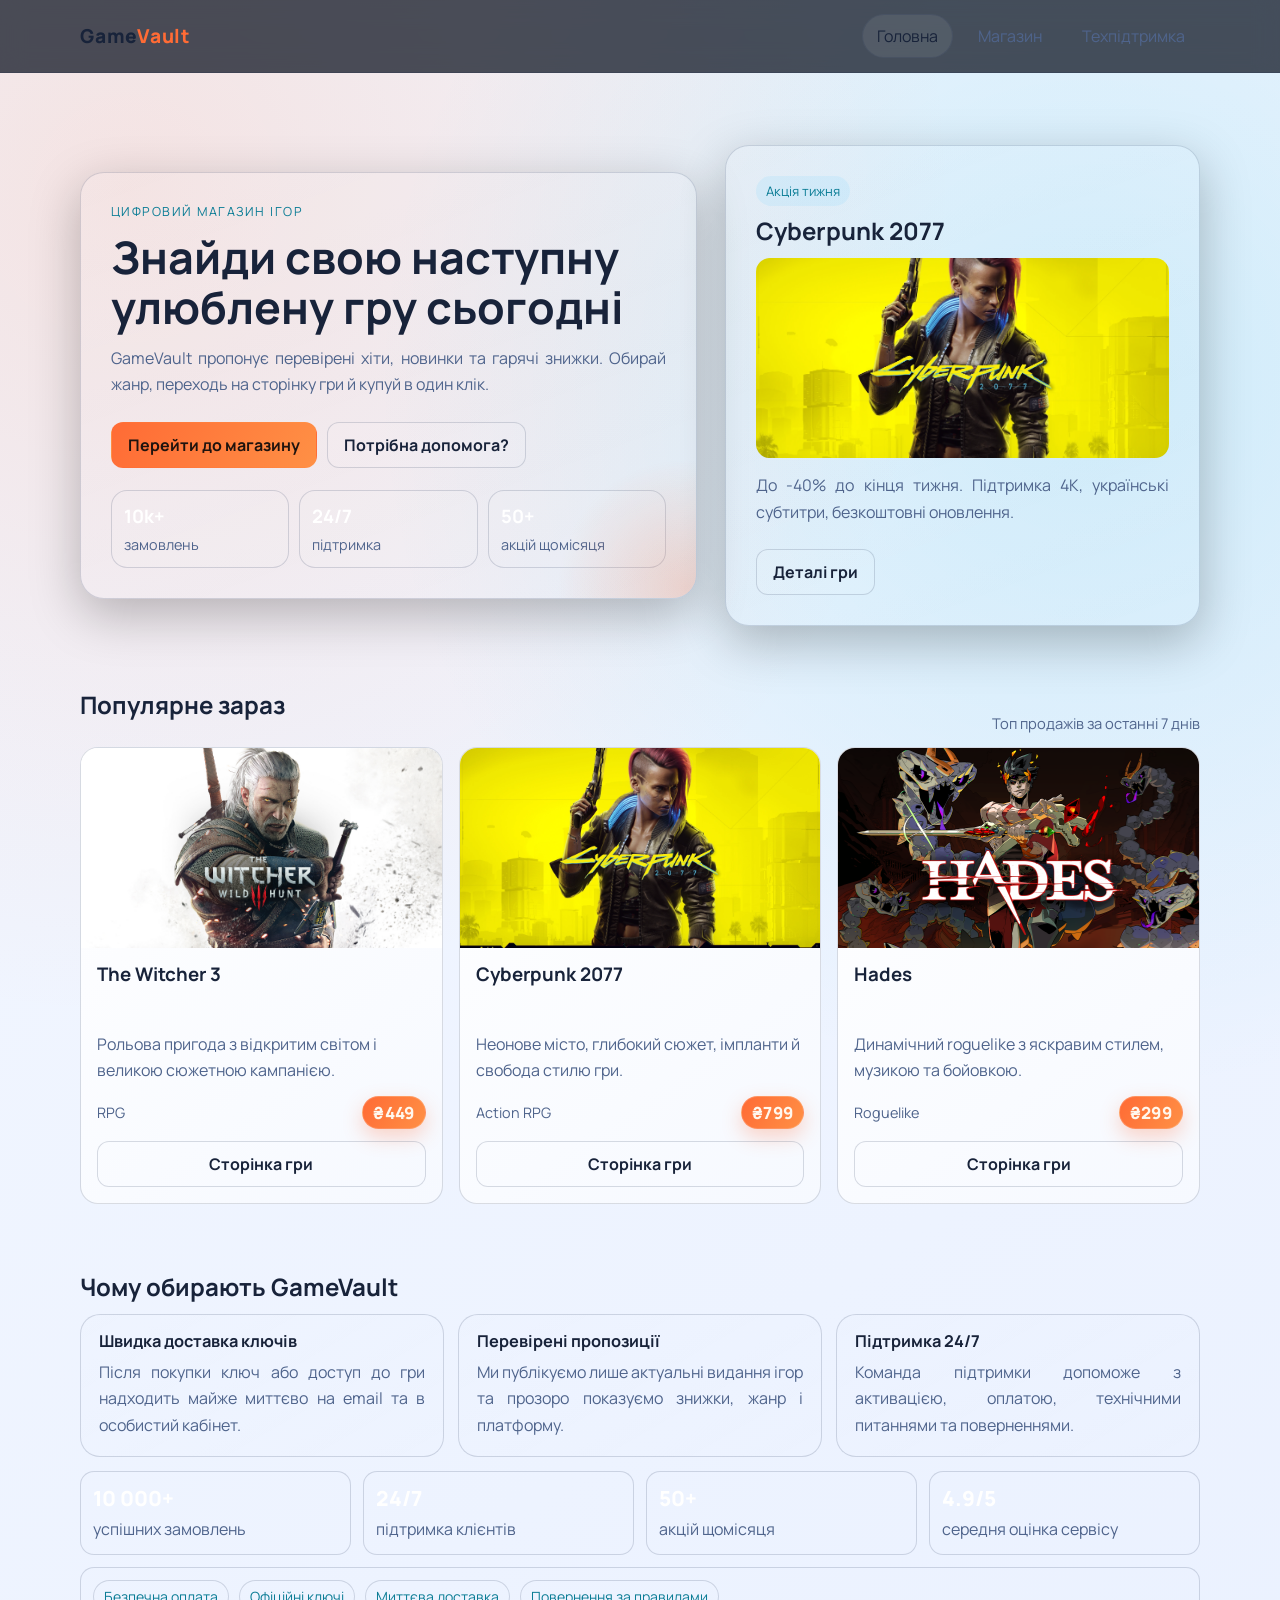
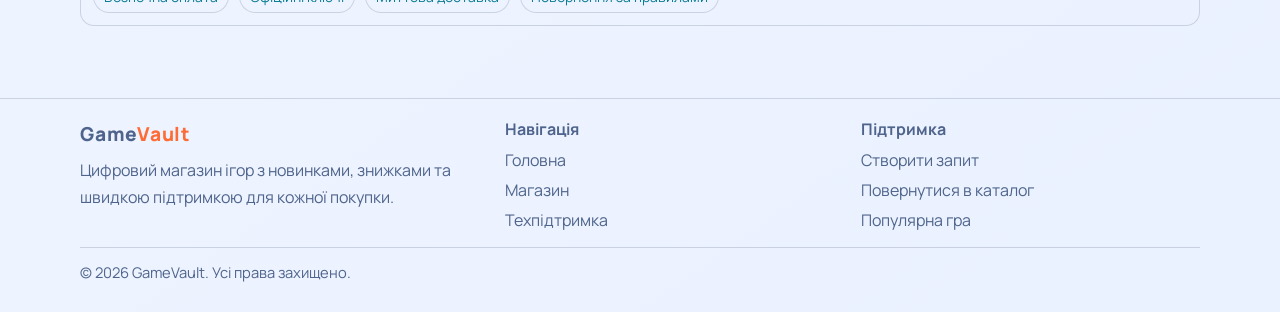
<file: index.html>
<!DOCTYPE html>
<html lang="uk">
<head>
    <meta charset="UTF-8">
    <meta name="viewport" content="width=device-width, initial-scale=1.0">
    <title>GameVault - Головна</title>
    <link rel="preconnect" href="https://fonts.googleapis.com">
    <link rel="preconnect" href="https://fonts.gstatic.com" crossorigin>
    <link href="https://fonts.googleapis.com/css2?family=Manrope:wght@400;600;700;800&display=swap" rel="stylesheet">
    <link rel="stylesheet" href="styles.css">
</head>
<body>
    <a class="skip-link" href="#main-content">Перейти до контенту</a>
    <header class="site-header">
        <div class="container nav">
            <a class="brand" href="index.html">Game<span>Vault</span></a>
            <nav class="nav-links">
                <a class="active" href="index.html">Головна</a>
                <a href="shop.html">Магазин</a>
                <a href="support.html">Техпідтримка</a>
            </nav>
        </div>
    </header>

    <main id="main-content" class="container">
        <section class="hero fade-in">
            <article class="hero-card">
                <div class="kicker">Цифровий магазин ігор</div>
                <h1>Знайди свою наступну улюблену гру сьогодні</h1>
                <p>GameVault пропонує перевірені хіти, новинки та гарячі знижки. Обирай жанр, переходь на сторінку гри й купуй в один клік.</p>
                <div class="button-row">
                    <a class="btn primary" href="shop.html">Перейти до магазину</a>
                    <a class="btn secondary" href="support.html">Потрібна допомога?</a>
                </div>
                <div class="hero-stats">
                    <div class="hero-stat">
                        <strong>10k+</strong>
                        <span>замовлень</span>
                    </div>
                    <div class="hero-stat">
                        <strong>24/7</strong>
                        <span>підтримка</span>
                    </div>
                    <div class="hero-stat">
                        <strong>50+</strong>
                        <span>акцій щомісяця</span>
                    </div>
                </div>
            </article>

            <aside class="panel">
                <div class="badge">Акція тижня</div>
                <h2>Cyberpunk 2077</h2>
                <div class="game-cover" style="background-image: url('img/imgforCard/cyberpunk2077.webp'); border-radius: 14px; margin-bottom: 14px;"></div>
                <p>До -40% до кінця тижня. Підтримка 4K, українські субтитри, безкоштовні оновлення.</p>
                <div class="button-row">
                    <a class="btn secondary" href="games/cyberpunk-2077.html">Деталі гри</a>
                </div>
            </aside>
        </section>

        <section class="section fade-in">
            <div class="section-head">
                <h2>Популярне зараз</h2>
                <span class="section-note">Топ продажів за останні 7 днів</span>
            </div>
            <div class="grid">
                <article class="game-card">
                    <div class="game-cover" style="background-image: url('img/imgforCard/witcher3.jpg');"></div>
                    <div class="game-content">
                        <h3>The Witcher 3</h3>
                        <p>Рольова пригода з відкритим світом і великою сюжетною кампанією.</p>
                        <div class="meta"><span>RPG</span><span class="price">₴449</span></div>
                        <a class="btn secondary" href="games/the-witcher-3.html">Сторінка гри</a>
                    </div>
                </article>

                <article class="game-card">
                    <div class="game-cover" style="background-image: url('img/imgforCard/cyberpunk2077.webp');"></div>
                    <div class="game-content">
                        <h3>Cyberpunk 2077</h3>
                        <p>Неонове місто, глибокий сюжет, імпланти й свобода стилю гри.</p>
                        <div class="meta"><span>Action RPG</span><span class="price">₴799</span></div>
                        <a class="btn secondary" href="games/cyberpunk-2077.html">Сторінка гри</a>
                    </div>
                </article>

                <article class="game-card">
                    <div class="game-cover" style="background-image: url('img/imgforCard/hades.png');"></div>
                    <div class="game-content">
                        <h3>Hades</h3>
                        <p>Динамічний roguelike з яскравим стилем, музикою та бойовкою.</p>
                        <div class="meta"><span>Roguelike</span><span class="price">₴299</span></div>
                        <a class="btn secondary" href="games/hades.html">Сторінка гри</a>
                    </div>
                </article>
            </div>
        </section>

        <section class="section fade-in">
            <h2>Чому обирають GameVault</h2>
            <div class="features-grid">
                <article class="surface">
                    <h3 class="feature-title">Швидка доставка ключів</h3>
                    <p>Після покупки ключ або доступ до гри надходить майже миттєво на email та в особистий кабінет.</p>
                </article>
                <article class="surface">
                    <h3 class="feature-title">Перевірені пропозиції</h3>
                    <p>Ми публікуємо лише актуальні видання ігор та прозоро показуємо знижки, жанр і платформу.</p>
                </article>
                <article class="surface">
                    <h3 class="feature-title">Підтримка 24/7</h3>
                    <p>Команда підтримки допоможе з активацією, оплатою, технічними питаннями та поверненнями.</p>
                </article>
            </div>
            <div class="stats-grid">
                <article class="stat-card">
                    <div class="stat-value">10 000+</div>
                    <p>успішних замовлень</p>
                </article>
                <article class="stat-card">
                    <div class="stat-value">24/7</div>
                    <p>підтримка клієнтів</p>
                </article>
                <article class="stat-card">
                    <div class="stat-value">50+</div>
                    <p>акцій щомісяця</p>
                </article>
                <article class="stat-card">
                    <div class="stat-value">4.9/5</div>
                    <p>середня оцінка сервісу</p>
                </article>
            </div>
            <div class="trust-strip" aria-label="Переваги сервісу">
                <span class="trust-item">Безпечна оплата</span>
                <span class="trust-item">Офіційні ключі</span>
                <span class="trust-item">Миттєва доставка</span>
                <span class="trust-item">Повернення за правилами</span>
            </div>
        </section>
    </main>

    <footer class="site-footer">
        <div class="container footer-grid">
            <div>
                <a class="brand" href="index.html">Game<span>Vault</span></a>
                <p style="margin-top: 10px;">Цифровий магазин ігор з новинками, знижками та швидкою підтримкою для кожної покупки.</p>
            </div>
            <div>
                <h3>Навігація</h3>
                <div class="footer-links">
                    <a href="index.html">Головна</a>
                    <a href="shop.html">Магазин</a>
                    <a href="support.html">Техпідтримка</a>
                </div>
            </div>
            <div>
                <h3>Підтримка</h3>
                <div class="footer-links">
                    <a href="support.html">Створити запит</a>
                    <a href="shop.html">Повернутися в каталог</a>
                    <a href="games/the-witcher-3.html">Популярна гра</a>
                </div>
            </div>
        </div>
        <div class="container footer-bottom">© 2026 GameVault. Усі права захищено.</div>
    </footer>
</body>
</html>
</file>
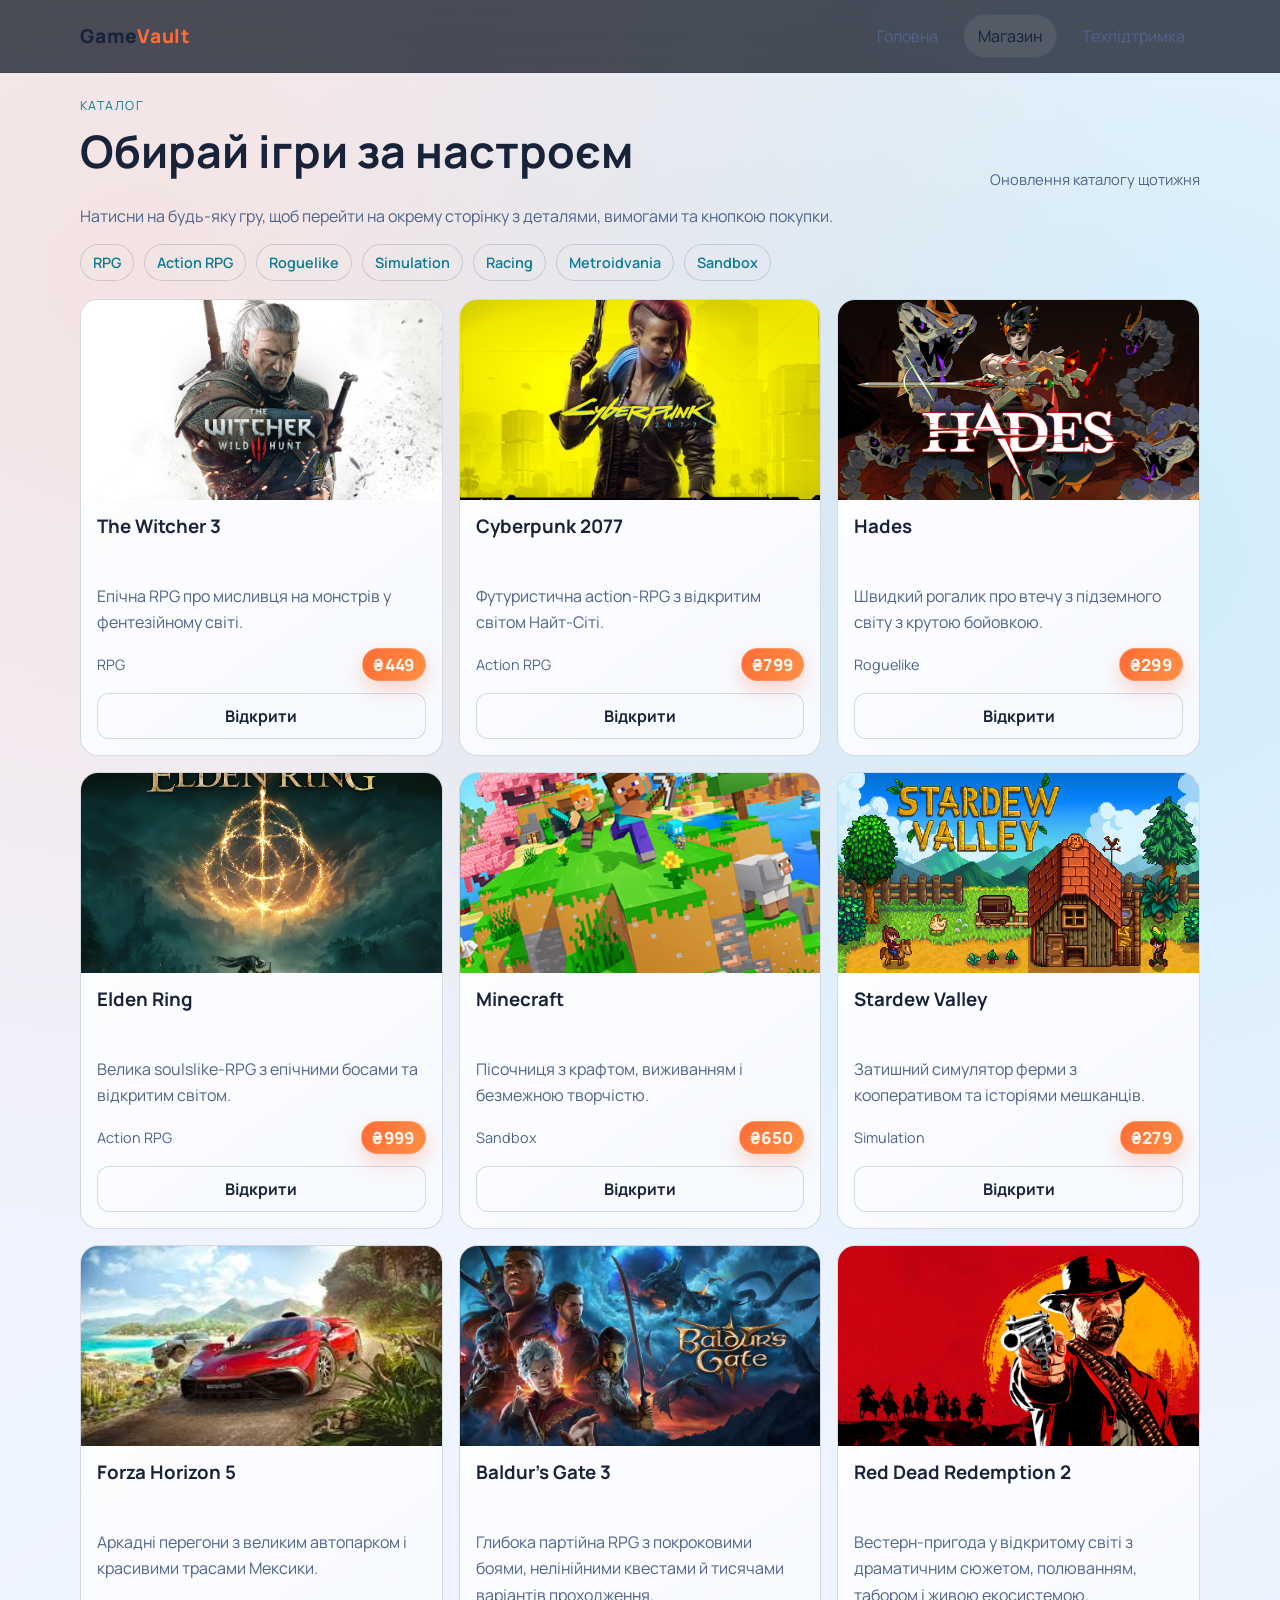
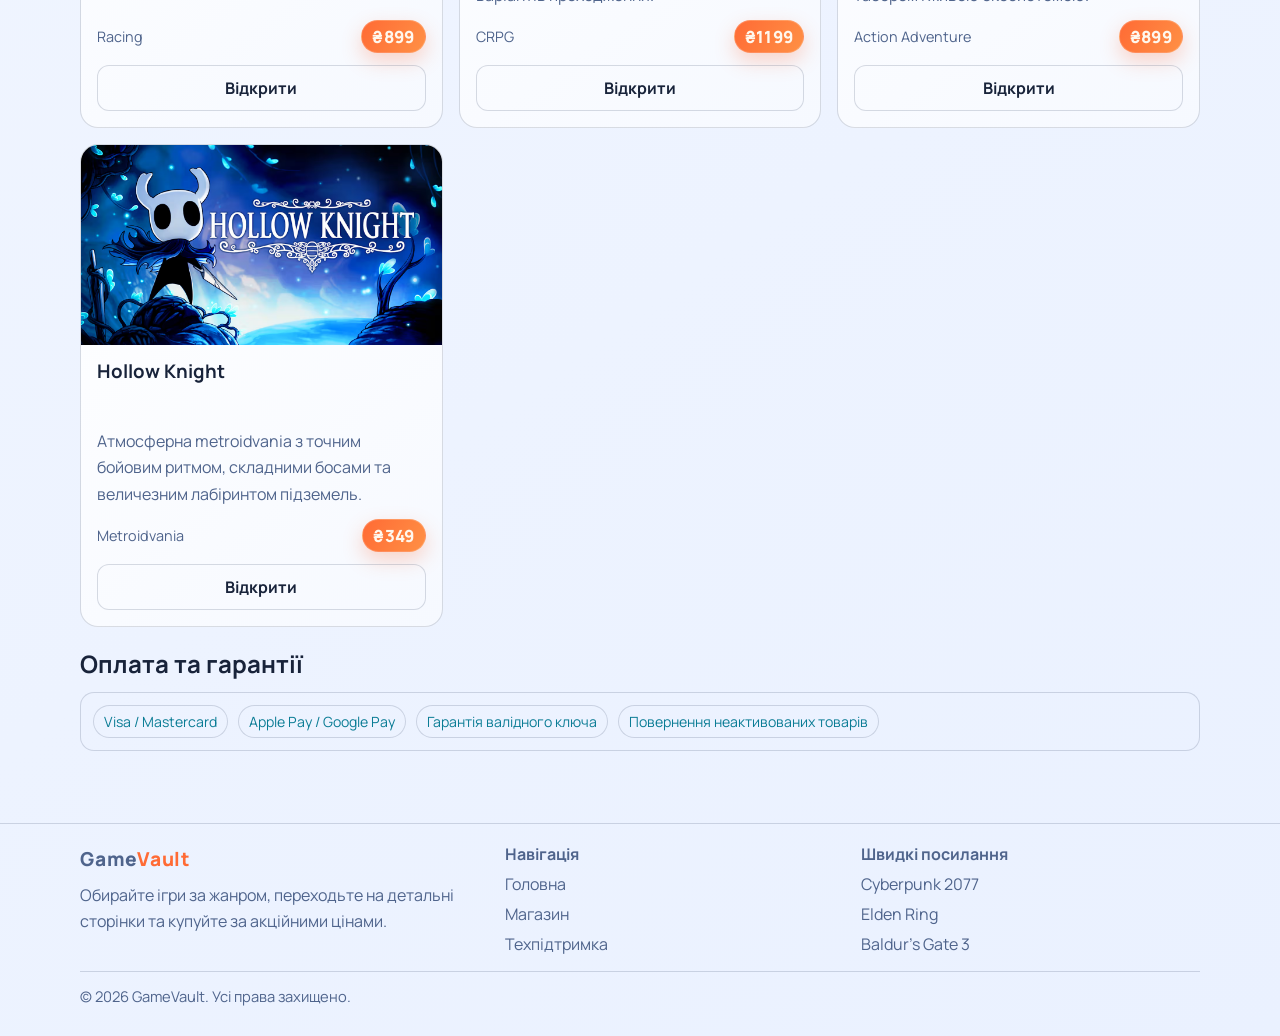
<file: shop.html>
<!DOCTYPE html>
<html lang="uk">
<head>
  <meta charset="UTF-8">
  <meta name="viewport" content="width=device-width, initial-scale=1.0">
  <title>GameVault - Магазин</title>
  <link rel="preconnect" href="https://fonts.googleapis.com">
  <link rel="preconnect" href="https://fonts.gstatic.com" crossorigin>
  <link href="https://fonts.googleapis.com/css2?family=Manrope:wght@400;600;700;800&display=swap" rel="stylesheet">
  <link rel="stylesheet" href="styles.css">
</head>
<body>
  <a class="skip-link" href="#main-content">Перейти до контенту</a>
  <header class="site-header">
    <div class="container nav">
      <a class="brand" href="index.html">Game<span>Vault</span></a>
      <nav class="nav-links">
        <a href="index.html">Головна</a>
        <a class="active" href="shop.html">Магазин</a>
        <a href="support.html">Техпідтримка</a>
      </nav>
    </div>
  </header>

  <main id="main-content" class="container section fade-in">
    <div class="kicker">Каталог</div>
    <div class="section-head">
      <h1>Обирай ігри за настроєм</h1>
      <span class="section-note">Оновлення каталогу щотижня</span>
    </div>
    <p>Натисни на будь-яку гру, щоб перейти на окрему сторінку з деталями, вимогами та кнопкою покупки.</p>

    <div class="category-row" aria-label="Категорії">
      <span class="category-pill">RPG</span>
      <span class="category-pill">Action RPG</span>
      <span class="category-pill">Roguelike</span>
      <span class="category-pill">Simulation</span>
      <span class="category-pill">Racing</span>
      <span class="category-pill">Metroidvania</span>
      <span class="category-pill">Sandbox</span>
    </div>

    <div class="grid" style="margin-top: 18px;">
      <article class="game-card">
        <div class="game-cover" style="background-image: url('img/imgforCard/witcher3.jpg');"></div>
        <div class="game-content">
          <h3>The Witcher 3</h3>
          <p>Епічна RPG про мисливця на монстрів у фентезійному світі.</p>
          <div class="meta"><span>RPG</span><span class="price">₴449</span></div>
          <a class="btn secondary" href="games/the-witcher-3.html">Відкрити</a>
        </div>
      </article>

      <article class="game-card">
        <div class="game-cover" style="background-image: url('img/imgforCard/cyberpunk2077.webp');"></div>
        <div class="game-content">
          <h3>Cyberpunk 2077</h3>
          <p>Футуристична action-RPG з відкритим світом Найт-Сіті.</p>
          <div class="meta"><span>Action RPG</span><span class="price">₴799</span></div>
          <a class="btn secondary" href="games/cyberpunk-2077.html">Відкрити</a>
        </div>
      </article>

      <article class="game-card">
        <div class="game-cover" style="background-image: url('img/imgforCard/hades.png');"></div>
        <div class="game-content">
          <h3>Hades</h3>
          <p>Швидкий рогалик про втечу з підземного світу з крутою бойовкою.</p>
          <div class="meta"><span>Roguelike</span><span class="price">₴299</span></div>
          <a class="btn secondary" href="games/hades.html">Відкрити</a>
        </div>
      </article>

      <article class="game-card">
        <div class="game-cover" style="background-image: url('img/imgforCard/eldenring.avif');"></div>
        <div class="game-content">
          <h3>Elden Ring</h3>
          <p>Велика soulslike-RPG з епічними босами та відкритим світом.</p>
          <div class="meta"><span>Action RPG</span><span class="price">₴999</span></div>
          <a class="btn secondary" href="games/elden-ring.html">Відкрити</a>
        </div>
      </article>

      <article class="game-card">
        <div class="game-cover" style="background-image: url('img/imgforCard/minecraft.avif');"></div>
        <div class="game-content">
          <h3>Minecraft</h3>
          <p>Пісочниця з крафтом, виживанням і безмежною творчістю.</p>
          <div class="meta"><span>Sandbox</span><span class="price">₴650</span></div>
          <a class="btn secondary" href="games/minecraft.html">Відкрити</a>
        </div>
      </article>

      <article class="game-card">
        <div class="game-cover" style="background-image: url('img/imgforCard/starwdew.jpg');"></div>
        <div class="game-content">
          <h3>Stardew Valley</h3>
          <p>Затишний симулятор ферми з кооперативом та історіями мешканців.</p>
          <div class="meta"><span>Simulation</span><span class="price">₴279</span></div>
          <a class="btn secondary" href="games/stardew-valley.html">Відкрити</a>
        </div>
      </article>

      <article class="game-card">
        <div class="game-cover" style="background-image: url('img/imgforCard/forza5.jpeg');"></div>
        <div class="game-content">
          <h3>Forza Horizon 5</h3>
          <p>Аркадні перегони з великим автопарком і красивими трасами Мексики.</p>
          <div class="meta"><span>Racing</span><span class="price">₴899</span></div>
          <a class="btn secondary" href="games/forza-horizon-5.html">Відкрити</a>
        </div>
      </article>

      <article class="game-card">
        <div class="game-cover" style="background-image: url('img/imgforCard/bg3.webp');"></div>
        <div class="game-content">
          <h3>Baldur's Gate 3</h3>
          <p>Глибока партійна RPG з покроковими боями, нелінійними квестами й тисячами варіантів проходження.</p>
          <div class="meta"><span>CRPG</span><span class="price">₴1199</span></div>
          <a class="btn secondary" href="games/baldurs-gate-3.html">Відкрити</a>
        </div>
      </article>

      <article class="game-card">
        <div class="game-cover" style="background-image: url('img/imgforCard/rdr2.avif');"></div>
        <div class="game-content">
          <h3>Red Dead Redemption 2</h3>
          <p>Вестерн-пригода у відкритому світі з драматичним сюжетом, полюванням, табором і живою екосистемою.</p>
          <div class="meta"><span>Action Adventure</span><span class="price">₴899</span></div>
          <a class="btn secondary" href="games/red-dead-redemption-2.html">Відкрити</a>
        </div>
      </article>

      <article class="game-card">
        <div class="game-cover" style="background-image: url('img/imgforCard/hollowknigt.avif');"></div>
        <div class="game-content">
          <h3>Hollow Knight</h3>
          <p>Атмосферна metroidvania з точним бойовим ритмом, складними босами та величезним лабіринтом підземель.</p>
          <div class="meta"><span>Metroidvania</span><span class="price">₴349</span></div>
          <a class="btn secondary" href="games/hollow-knight.html">Відкрити</a>
        </div>
      </article>
    </div>

    <section class="section" style="padding-bottom: 0;">
      <h2>Оплата та гарантії</h2>
      <div class="trust-strip" aria-label="Оплата та безпека">
        <span class="trust-item">Visa / Mastercard</span>
        <span class="trust-item">Apple Pay / Google Pay</span>
        <span class="trust-item">Гарантія валідного ключа</span>
        <span class="trust-item">Повернення неактивованих товарів</span>
      </div>
    </section>
  </main>

  <footer class="site-footer">
    <div class="container footer-grid">
      <div>
        <a class="brand" href="index.html">Game<span>Vault</span></a>
        <p style="margin-top: 10px;">Обирайте ігри за жанром, переходьте на детальні сторінки та купуйте за акційними цінами.</p>
      </div>
      <div>
        <h3>Навігація</h3>
        <div class="footer-links">
          <a href="index.html">Головна</a>
          <a href="shop.html">Магазин</a>
          <a href="support.html">Техпідтримка</a>
        </div>
      </div>
      <div>
        <h3>Швидкі посилання</h3>
        <div class="footer-links">
          <a href="games/cyberpunk-2077.html">Cyberpunk 2077</a>
          <a href="games/elden-ring.html">Elden Ring</a>
          <a href="games/baldurs-gate-3.html">Baldur's Gate 3</a>
        </div>
      </div>
    </div>
    <div class="container footer-bottom">© 2026 GameVault. Усі права захищено.</div>
  </footer>
</body>
</html>
</file>
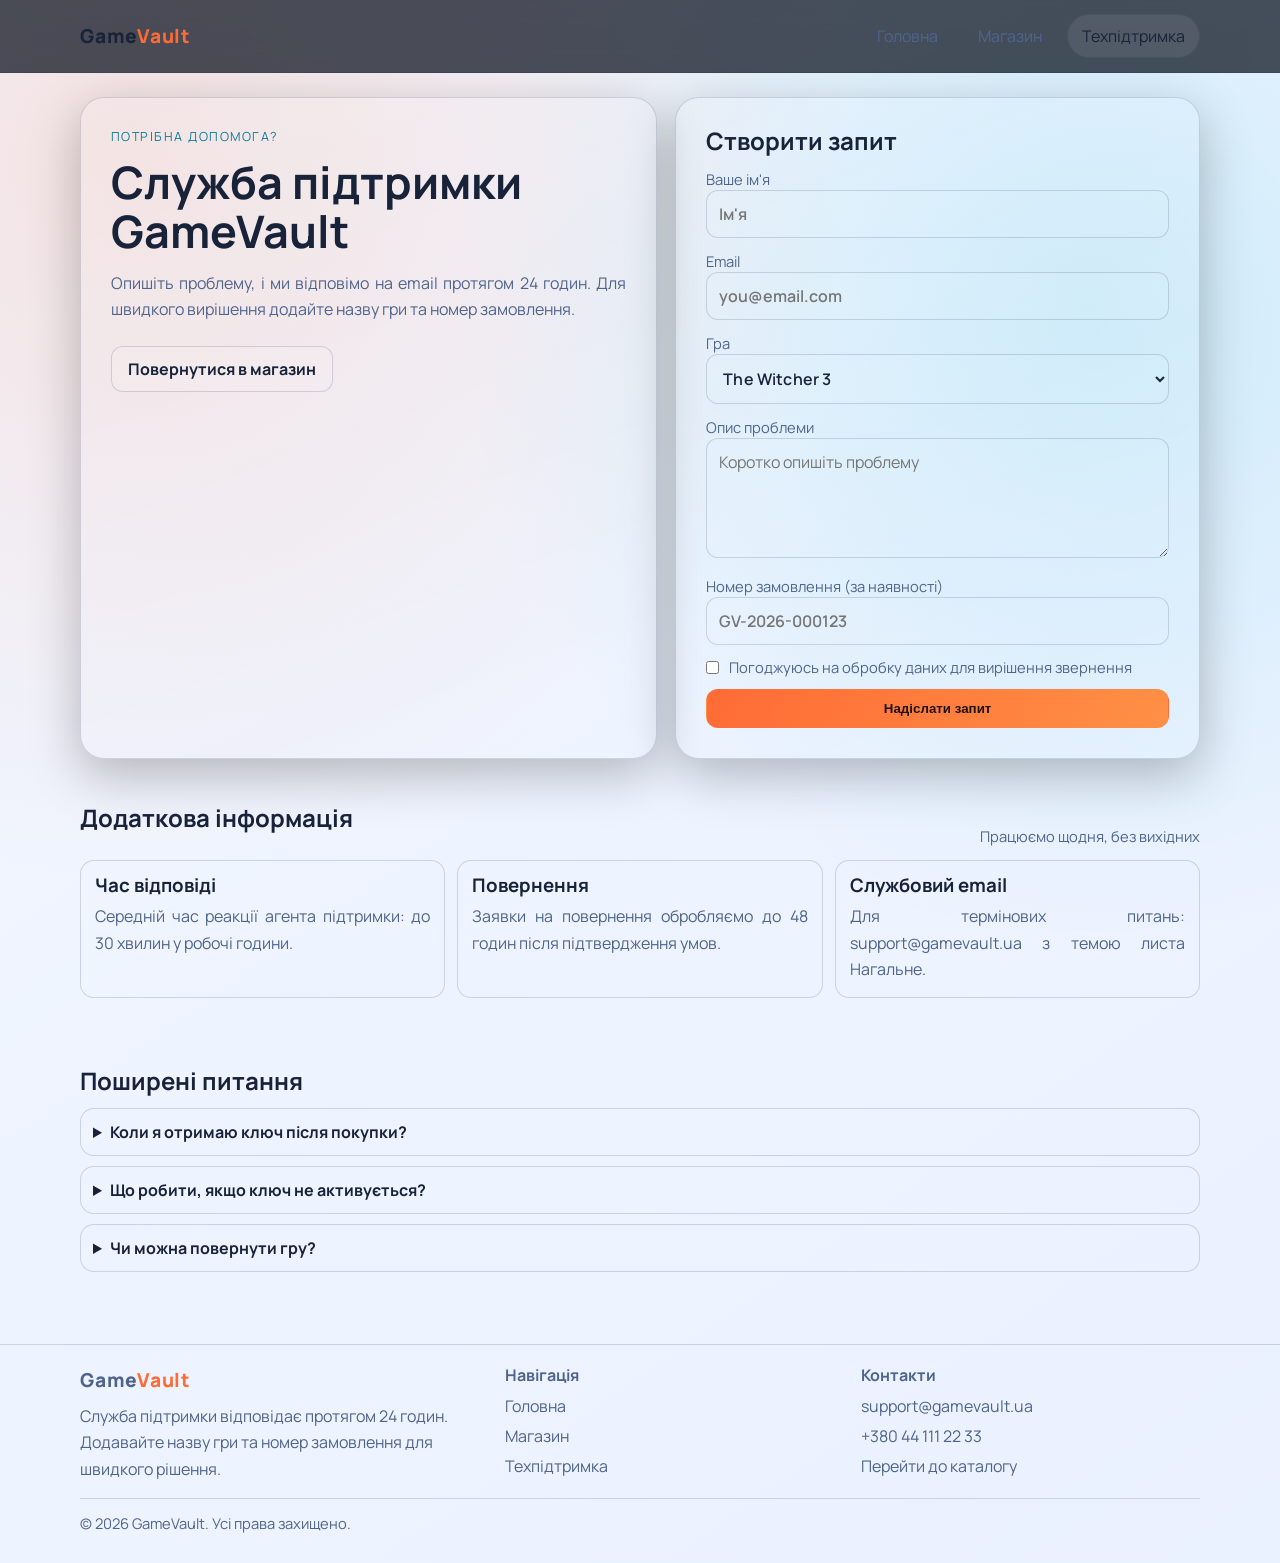
<file: support.html>
<!DOCTYPE html>
<html lang="uk">
<head>
  <meta charset="UTF-8">
  <meta name="viewport" content="width=device-width, initial-scale=1.0">
  <title>GameVault - Техпідтримка</title>
  <link rel="preconnect" href="https://fonts.googleapis.com">
  <link rel="preconnect" href="https://fonts.gstatic.com" crossorigin>
  <link href="https://fonts.googleapis.com/css2?family=Manrope:wght@400;600;700;800&display=swap" rel="stylesheet">
  <link rel="stylesheet" href="styles.css">
</head>
<body>
  <a class="skip-link" href="#main-content">Перейти до контенту</a>
  <header class="site-header">
    <div class="container nav">
      <a class="brand" href="index.html">Game<span>Vault</span></a>
      <nav class="nav-links">
        <a href="index.html">Головна</a>
        <a href="shop.html">Магазин</a>
        <a class="active" href="support.html">Техпідтримка</a>
      </nav>
    </div>
  </header>

  <main id="main-content" class="container section support-layout fade-in">
    <section class="panel">
      <div class="kicker">Потрібна допомога?</div>
      <h1>Служба підтримки GameVault</h1>
      <p>Опишіть проблему, і ми відповімо на email протягом 24 годин. Для швидкого вирішення додайте назву гри та номер замовлення.</p>
      <div class="button-row">
        <a class="btn secondary" href="shop.html">Повернутися в магазин</a>
      </div>
    </section>

    <section class="panel">
      <h2>Створити запит</h2>
      <form class="form" action="#" method="post">
        <div>
          <label for="name">Ваше ім'я</label>
          <input id="name" name="name" type="text" placeholder="Ім'я" required>
        </div>
        <div>
          <label for="email">Email</label>
          <input id="email" name="email" type="email" placeholder="you@email.com" required>
        </div>
        <div>
          <label for="game">Гра</label>
          <select id="game" name="game">
            <option>The Witcher 3</option>
            <option>Cyberpunk 2077</option>
            <option>Hades</option>
            <option>Elden Ring</option>
            <option>Minecraft</option>
            <option>Stardew Valley</option>
            <option>Forza Horizon 5</option>
            <option>Baldur's Gate 3</option>
            <option>Red Dead Redemption 2</option>
            <option>Hollow Knight</option>
            <option>Інше</option>
          </select>
        </div>
        <div>
          <label for="message">Опис проблеми</label>
          <textarea id="message" name="message" placeholder="Коротко опишіть проблему" required></textarea>
        </div>
        <div>
          <label for="order">Номер замовлення (за наявності)</label>
          <input id="order" name="order" type="text" placeholder="GV-2026-000123" pattern="[A-Za-z0-9\-]{6,}">
        </div>
        <label class="check-row" for="consent">
          <input id="consent" name="consent" type="checkbox" required>
          Погоджуюсь на обробку даних для вирішення звернення
        </label>
        <button class="btn primary" type="submit">Надіслати запит</button>
      </form>
    </section>
  </main>

  <section class="container section fade-in" style="padding-top: 0;">
    <div class="section-head">
      <h2>Додаткова інформація</h2>
      <span class="section-note">Працюємо щодня, без вихідних</span>
    </div>
    <div class="info-grid">
      <article class="info-card">
        <h3>Час відповіді</h3>
        <p>Середній час реакції агента підтримки: до 30 хвилин у робочі години.</p>
      </article>
      <article class="info-card">
        <h3>Повернення</h3>
        <p>Заявки на повернення обробляємо до 48 годин після підтвердження умов.</p>
      </article>
      <article class="info-card">
        <h3>Службовий email</h3>
        <p>Для термінових питань: support@gamevault.ua з темою листа Нагальне.</p>
      </article>
    </div>
  </section>

  <section class="container section fade-in">
    <h2>Поширені питання</h2>
    <div class="faq-list">
      <details class="faq-item">
        <summary>Коли я отримаю ключ після покупки?</summary>
        <p>У більшості випадків ключ надходить протягом кількох хвилин. Якщо є затримка, перевірте папку Спам або напишіть у підтримку.</p>
      </details>
      <details class="faq-item">
        <summary>Що робити, якщо ключ не активується?</summary>
        <p>Створіть запит у формі вище та додайте скріншот помилки. Ми перевіримо регіон, платформу й замінимо ключ за потреби.</p>
      </details>
      <details class="faq-item">
        <summary>Чи можна повернути гру?</summary>
        <p>Повернення можливе, якщо ключ не був активований. Для розгляду звернення вкажіть номер замовлення і причину повернення.</p>
      </details>
    </div>
  </section>

  <footer class="site-footer">
    <div class="container footer-grid">
      <div>
        <a class="brand" href="index.html">Game<span>Vault</span></a>
        <p style="margin-top: 10px;">Служба підтримки відповідає протягом 24 годин. Додавайте назву гри та номер замовлення для швидкого рішення.</p>
      </div>
      <div>
        <h3>Навігація</h3>
        <div class="footer-links">
          <a href="index.html">Головна</a>
          <a href="shop.html">Магазин</a>
          <a href="support.html">Техпідтримка</a>
        </div>
      </div>
      <div>
        <h3>Контакти</h3>
        <div class="footer-links">
          <a href="mailto:support@gamevault.ua">support@gamevault.ua</a>
          <a href="tel:+380441112233">+380 44 111 22 33</a>
          <a href="shop.html">Перейти до каталогу</a>
        </div>
      </div>
    </div>
    <div class="container footer-bottom">© 2026 GameVault. Усі права захищено.</div>
  </footer>
</body>
</html>
</file>
<file: styles.css>
:root {
  color-scheme: dark light;
  --bg-900: #0f172a;
  --bg-800: #111827;
  --bg-700: #1f2937;
  --card: #101b2f;
  --card-2: #16233d;
  --text: #ecf2ff;
  --muted: #9fb0d1;
  --accent: #ff6b35;
  --accent-2: #00b4d8;
  --ok: #7dd3fc;
  --border: rgba(255, 255, 255, 0.12);
}

html {
  scroll-behavior: smooth;
}

* {
  box-sizing: border-box;
}

body {
  margin: 0;
  font-family: "Manrope", "Segoe UI", sans-serif;
  color: var(--text);
  background:
    radial-gradient(circle at 10% 10%, rgba(255, 107, 53, 0.22), transparent 40%),
    radial-gradient(circle at 85% 20%, rgba(0, 180, 216, 0.2), transparent 38%),
    linear-gradient(145deg, var(--bg-900), var(--bg-800));
  min-height: 100vh;
}

@media (prefers-color-scheme: light) {
  :root {
    --bg-900: #f3f7ff;
    --bg-800: #eaf1ff;
    --bg-700: #dce7ff;
    --card: #ffffff;
    --card-2: #f6f9ff;
    --text: #18233a;
    --muted: #4f648c;
    --accent: #ff6b35;
    --accent-2: #007da0;
    --ok: #0a7c95;
    --border: rgba(19, 41, 79, 0.16);
  }

  body {
    background:
      radial-gradient(circle at 10% 10%, rgba(255, 107, 53, 0.14), transparent 40%),
      radial-gradient(circle at 85% 20%, rgba(0, 180, 216, 0.14), transparent 38%),
      linear-gradient(145deg, var(--bg-900), var(--bg-800));
  }

  .site-header {
    background: rgba(243, 247, 255, 0.85);
  }

  .btn.secondary,
  .surface,
  .faq-item,
  .trust-strip,
  .stat-card,
  .info-card,
  .chip,
  .category-pill,
  .trust-item {
    background: rgba(19, 41, 79, 0.04);
  }

  option {
    color: #12213e;
    background: #f7fbff;
  }
}

a {
  color: inherit;
  text-decoration: none;
}

.skip-link {
  position: absolute;
  left: -9999px;
  top: 10px;
  z-index: 100;
  background: linear-gradient(120deg, var(--accent), #ff9045);
  color: #1f130e;
  font-weight: 800;
  border-radius: 10px;
  padding: 10px 14px;
}

.skip-link:focus {
  left: 10px;
}

.container {
  width: min(1120px, 92vw);
  margin: 0 auto;
}

.site-header {
  position: sticky;
  top: 0;
  z-index: 20;
  backdrop-filter: blur(12px);
  background: rgba(8, 14, 29, 0.72);
  border-bottom: 1px solid var(--border);
}

.nav {
  display: flex;
  align-items: center;
  justify-content: space-between;
  gap: 16px;
  padding: 14px 0;
}

.brand {
  font-weight: 800;
  letter-spacing: 0.04em;
  font-size: 1.2rem;
}

.brand span {
  color: var(--accent);
}

.nav-links {
  display: flex;
  flex-wrap: wrap;
  gap: 10px;
}

.nav-links a {
  padding: 10px 14px;
  border-radius: 999px;
  border: 1px solid transparent;
  color: var(--muted);
  transition: 0.25s ease;
}

.nav-links a:hover,
.nav-links a.active {
  color: var(--text);
  border-color: var(--border);
  background: rgba(255, 255, 255, 0.08);
}

.hero {
  padding: 72px 0 42px;
  display: grid;
  grid-template-columns: 1.3fr 1fr;
  gap: 28px;
  align-items: center;
}

.hero-card,
.panel {
  background: linear-gradient(160deg, rgba(255, 255, 255, 0.05), rgba(255, 255, 255, 0.015));
  border: 1px solid var(--border);
  border-radius: 24px;
  padding: 30px;
  box-shadow: 0 16px 50px rgba(0, 0, 0, 0.25);
}

.hero-card {
  position: relative;
  overflow: hidden;
}

.hero-card::before {
  content: "";
  position: absolute;
  inset: auto -120px -120px auto;
  width: 260px;
  height: 260px;
  background: radial-gradient(circle, rgba(255, 107, 53, 0.22), transparent 70%);
  pointer-events: none;
}

.hero-card::after {
  content: "";
  display: table;
  clear: both;
}

.kicker {
  color: var(--ok);
  text-transform: uppercase;
  letter-spacing: 0.12em;
  font-size: 0.78rem;
  margin-bottom: 12px;
}

h1,
h2,
h3 {
  margin: 0 0 14px;
  line-height: 1.1;
}

h1 {
  font-size: clamp(1.9rem, 3.5vw, 3.1rem);
}

p {
  margin: 0;
  color: var(--muted);
  line-height: 1.65;
  text-align: justify;
  text-justify: inter-word;
}

.button-row {
  margin-top: 24px;
  display: flex;
  flex-wrap: wrap;
  gap: 10px;
  align-items: center;
}

.hero-stats {
  display: grid;
  grid-template-columns: repeat(3, minmax(0, 1fr));
  gap: 10px;
  margin-top: 22px;
}

.hero-stat {
  border: 1px solid var(--border);
  border-radius: 16px;
  padding: 12px;
  background: rgba(255, 255, 255, 0.03);
}

.hero-stat strong {
  display: block;
  font-size: 1.15rem;
  color: #fff;
  margin-bottom: 4px;
}

.hero-stat span {
  color: var(--muted);
  font-size: 0.9rem;
}

.btn {
  display: inline-flex;
  align-items: center;
  justify-content: center;
  border-radius: 12px;
  padding: 11px 16px;
  font-weight: 700;
  border: 1px solid transparent;
  transition: 0.25s ease;
}

.btn.primary {
  background: linear-gradient(120deg, var(--accent), #ff9045);
  color: #1f130e;
}

.btn.secondary {
  border-color: var(--border);
  background: rgba(255, 255, 255, 0.06);
}

.btn:hover {
  transform: translateY(-1px);
}

.btn:focus-visible,
.nav-links a:focus-visible,
input:focus-visible,
select:focus-visible,
textarea:focus-visible,
details summary:focus-visible {
  outline: 2px solid var(--accent-2);
  outline-offset: 2px;
}

.grid {
  display: grid;
  grid-template-columns: repeat(3, minmax(0, 1fr));
  gap: 16px;
}

.game-card {
  background: linear-gradient(145deg, var(--card), var(--card-2));
  border: 1px solid var(--border);
  border-radius: 18px;
  overflow: hidden;
  display: flex;
  flex-direction: column;
  min-height: 280px;
  transition: transform 0.25s ease, border-color 0.25s ease;
}

.game-card:hover {
  transform: translateY(-4px);
  border-color: rgba(125, 211, 252, 0.45);
}

.game-cover {
  height: 200px;
  background-size: cover;
  background-position: center;
}

.game-content {
  padding: 16px;
  display: flex;
  flex-direction: column;
  gap: 12px;
  flex: 1;
}

.game-content h3 {
  min-height: 2.2em;
}

.game-content p {
  text-align: left;
  text-justify: auto;
}

.game-content .meta {
  margin-top: auto;
}

.meta {
  display: flex;
  align-items: center;
  justify-content: space-between;
  gap: 10px;
  font-size: 0.9rem;
  color: var(--muted);
}

.price {
  color: #fff7ed;
  font-weight: 800;
  font-size: 1.05rem;
  background: linear-gradient(120deg, var(--accent), #ff9045);
  border: 1px solid rgba(255, 255, 255, 0.18);
  border-radius: 999px;
  padding: 4px 10px;
  box-shadow: 0 8px 20px rgba(255, 107, 53, 0.28);
  letter-spacing: 0.02em;
}

.section {
  padding: 24px 0 46px;
}

.section-head {
  display: flex;
  align-items: flex-end;
  justify-content: space-between;
  gap: 12px;
  margin-bottom: 14px;
}

.section-note {
  font-size: 0.92rem;
  color: var(--muted);
}

.surface {
  background: linear-gradient(150deg, rgba(255, 255, 255, 0.045), rgba(255, 255, 255, 0.015));
  border: 1px solid var(--border);
  border-radius: 20px;
  padding: 18px;
}

.features-grid {
  display: grid;
  grid-template-columns: repeat(3, minmax(0, 1fr));
  gap: 14px;
  margin-top: 14px;
}

.feature-title {
  font-size: 1.02rem;
  margin-bottom: 8px;
}

.category-row {
  display: flex;
  flex-wrap: wrap;
  gap: 10px;
  margin-top: 14px;
}

.category-pill {
  border: 1px solid var(--border);
  border-radius: 999px;
  padding: 8px 12px;
  color: var(--ok);
  background: rgba(255, 255, 255, 0.04);
  font-weight: 600;
  font-size: 0.9rem;
}

.stats-grid {
  display: grid;
  grid-template-columns: repeat(4, minmax(0, 1fr));
  gap: 12px;
  margin-top: 14px;
}

.stat-card {
  border: 1px solid var(--border);
  border-radius: 14px;
  background: rgba(255, 255, 255, 0.03);
  padding: 12px;
}

.stat-value {
  font-size: 1.3rem;
  font-weight: 800;
  color: #fff;
  margin-bottom: 4px;
}

.trust-strip {
  margin-top: 12px;
  border: 1px solid var(--border);
  border-radius: 14px;
  padding: 12px;
  background: rgba(255, 255, 255, 0.03);
  display: flex;
  flex-wrap: wrap;
  gap: 10px;
}

.trust-item {
  border: 1px solid var(--border);
  border-radius: 999px;
  padding: 6px 10px;
  color: var(--ok);
  font-size: 0.88rem;
  background: rgba(255, 255, 255, 0.02);
}

.info-grid {
  display: grid;
  grid-template-columns: repeat(3, minmax(0, 1fr));
  gap: 12px;
  margin-top: 14px;
}

.info-card {
  border: 1px solid var(--border);
  border-radius: 14px;
  padding: 14px;
  background: rgba(255, 255, 255, 0.03);
}

.info-card h3 {
  margin-bottom: 8px;
}

.check-row {
  display: flex;
  align-items: center;
  gap: 10px;
  color: var(--muted);
  font-size: 0.92rem;
}

.check-row input {
  width: auto;
  margin: 0;
}

.faq-list {
  display: grid;
  gap: 10px;
  margin-top: 12px;
}

.faq-item {
  border: 1px solid var(--border);
  border-radius: 14px;
  background: rgba(255, 255, 255, 0.02);
  padding: 12px;
}

.faq-item summary {
  cursor: pointer;
  font-weight: 700;
  color: var(--text);
}

.faq-item p {
  margin-top: 10px;
  text-align: left;
}

.support-layout {
  display: grid;
  grid-template-columns: 1.1fr 1fr;
  gap: 18px;
}

.form {
  display: grid;
  gap: 12px;
}

label {
  font-size: 0.92rem;
  color: var(--muted);
}

input,
textarea,
select {
  width: 100%;
  border-radius: 12px;
  border: 1px solid var(--border);
  background: rgba(255, 255, 255, 0.03);
  color: var(--text);
  padding: 12px;
  font: inherit;
  font-size: 1rem;
}

input,
select {
  font-weight: 600;
}

select {
  letter-spacing: 0.01em;
}

option {
  color: #0b1220;
  background: #e8edf8;
}

textarea {
  min-height: 120px;
  resize: vertical;
}

.site-footer {
  margin-top: 26px;
  border-top: 1px solid var(--border);
  padding: 22px 0 30px;
  color: var(--muted);
}

.footer-grid {
  display: grid;
  grid-template-columns: 1.2fr 1fr 1fr;
  gap: 18px;
  padding-bottom: 16px;
}

.footer-grid h3 {
  font-size: 1rem;
  margin-bottom: 10px;
}

.footer-links {
  display: grid;
  gap: 8px;
}

.footer-links a {
  color: var(--muted);
}

.footer-links a:hover {
  color: var(--text);
}

.site-footer p {
  text-align: left;
  text-justify: auto;
}

.footer-bottom {
  border-top: 1px solid var(--border);
  padding-top: 14px;
  font-size: 0.92rem;
}

.fade-in {
  animation: rise 0.55s ease both;
}

@keyframes rise {
  from {
    opacity: 0;
    transform: translateY(12px);
  }
  to {
    opacity: 1;
    transform: translateY(0);
  }
}

@media (prefers-reduced-motion: reduce) {
  .fade-in,
  .game-card,
  .btn {
    animation: none;
    transition: none;
  }
}

.badge {
  display: inline-block;
  padding: 6px 10px;
  border-radius: 999px;
  background: rgba(125, 211, 252, 0.16);
  color: var(--ok);
  font-size: 0.82rem;
  margin-bottom: 12px;
}

.detail-stack {
  display: grid;
  gap: 16px;
}

.details-grid {
  display: grid;
  grid-template-columns: repeat(2, minmax(0, 1fr));
  gap: 16px;
}

.spec-list {
  margin: 0;
  padding-left: 18px;
  color: var(--muted);
  line-height: 1.6;
  text-align: justify;
  text-justify: inter-word;
}

.spec-list li + li {
  margin-top: 6px;
}

.chip-row {
  display: flex;
  flex-wrap: wrap;
  gap: 8px;
}

.chip {
  font-size: 0.82rem;
  color: var(--ok);
  border: 1px solid var(--border);
  background: rgba(255, 255, 255, 0.05);
  border-radius: 999px;
  padding: 5px 10px;
}

.game-poster {
  width: min(100%, 340px);
  max-width: 340px;
  border-radius: 16px;
  border: 1px solid var(--border);
  display: block;
  float: left;
  margin: 6px 20px 14px 0;
  box-shadow: 0 14px 28px rgba(0, 0, 0, 0.28);
}

@media (max-width: 900px) {
  .hero {
    grid-template-columns: 1fr;
    padding-top: 48px;
  }

  .grid {
    grid-template-columns: repeat(2, minmax(0, 1fr));
  }

  .support-layout {
    grid-template-columns: 1fr;
  }

  .details-grid {
    grid-template-columns: 1fr;
  }

  .features-grid {
    grid-template-columns: 1fr;
  }

  .hero-stats {
    grid-template-columns: repeat(3, minmax(0, 1fr));
  }

  .stats-grid,
  .info-grid {
    grid-template-columns: repeat(2, minmax(0, 1fr));
  }

  .footer-grid {
    grid-template-columns: 1fr 1fr;
  }

  .game-poster {
    float: none;
    margin: 6px 0 14px;
  }
}

@media (max-width: 620px) {
  .grid {
    grid-template-columns: 1fr;
  }

  .hero-card,
  .panel {
    padding: 22px;
  }

  .nav {
    flex-direction: column;
    align-items: flex-start;
  }

  .footer-grid {
    grid-template-columns: 1fr;
  }

  .section-head {
    flex-direction: column;
    align-items: flex-start;
  }

  .stats-grid,
  .info-grid {
    grid-template-columns: 1fr;
  }

  .hero-stats {
    grid-template-columns: 1fr;
  }
}
</file>
